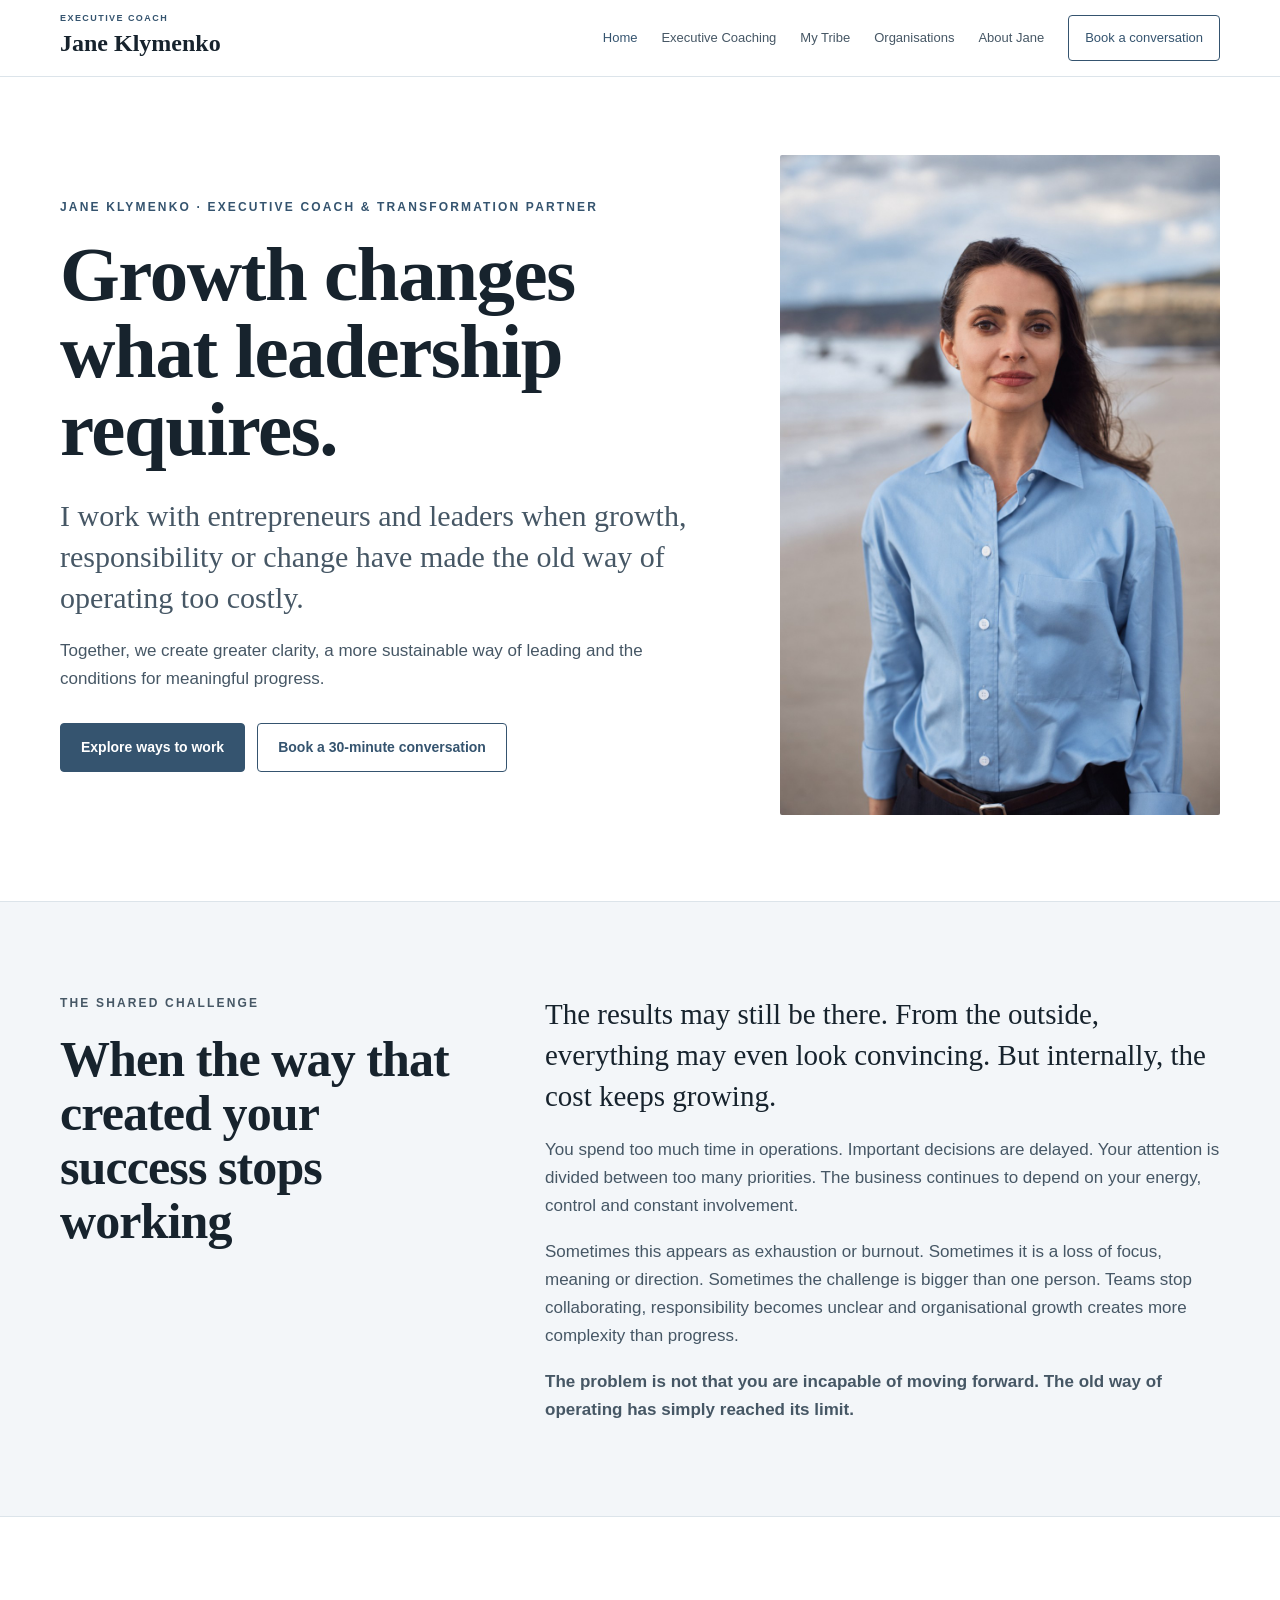
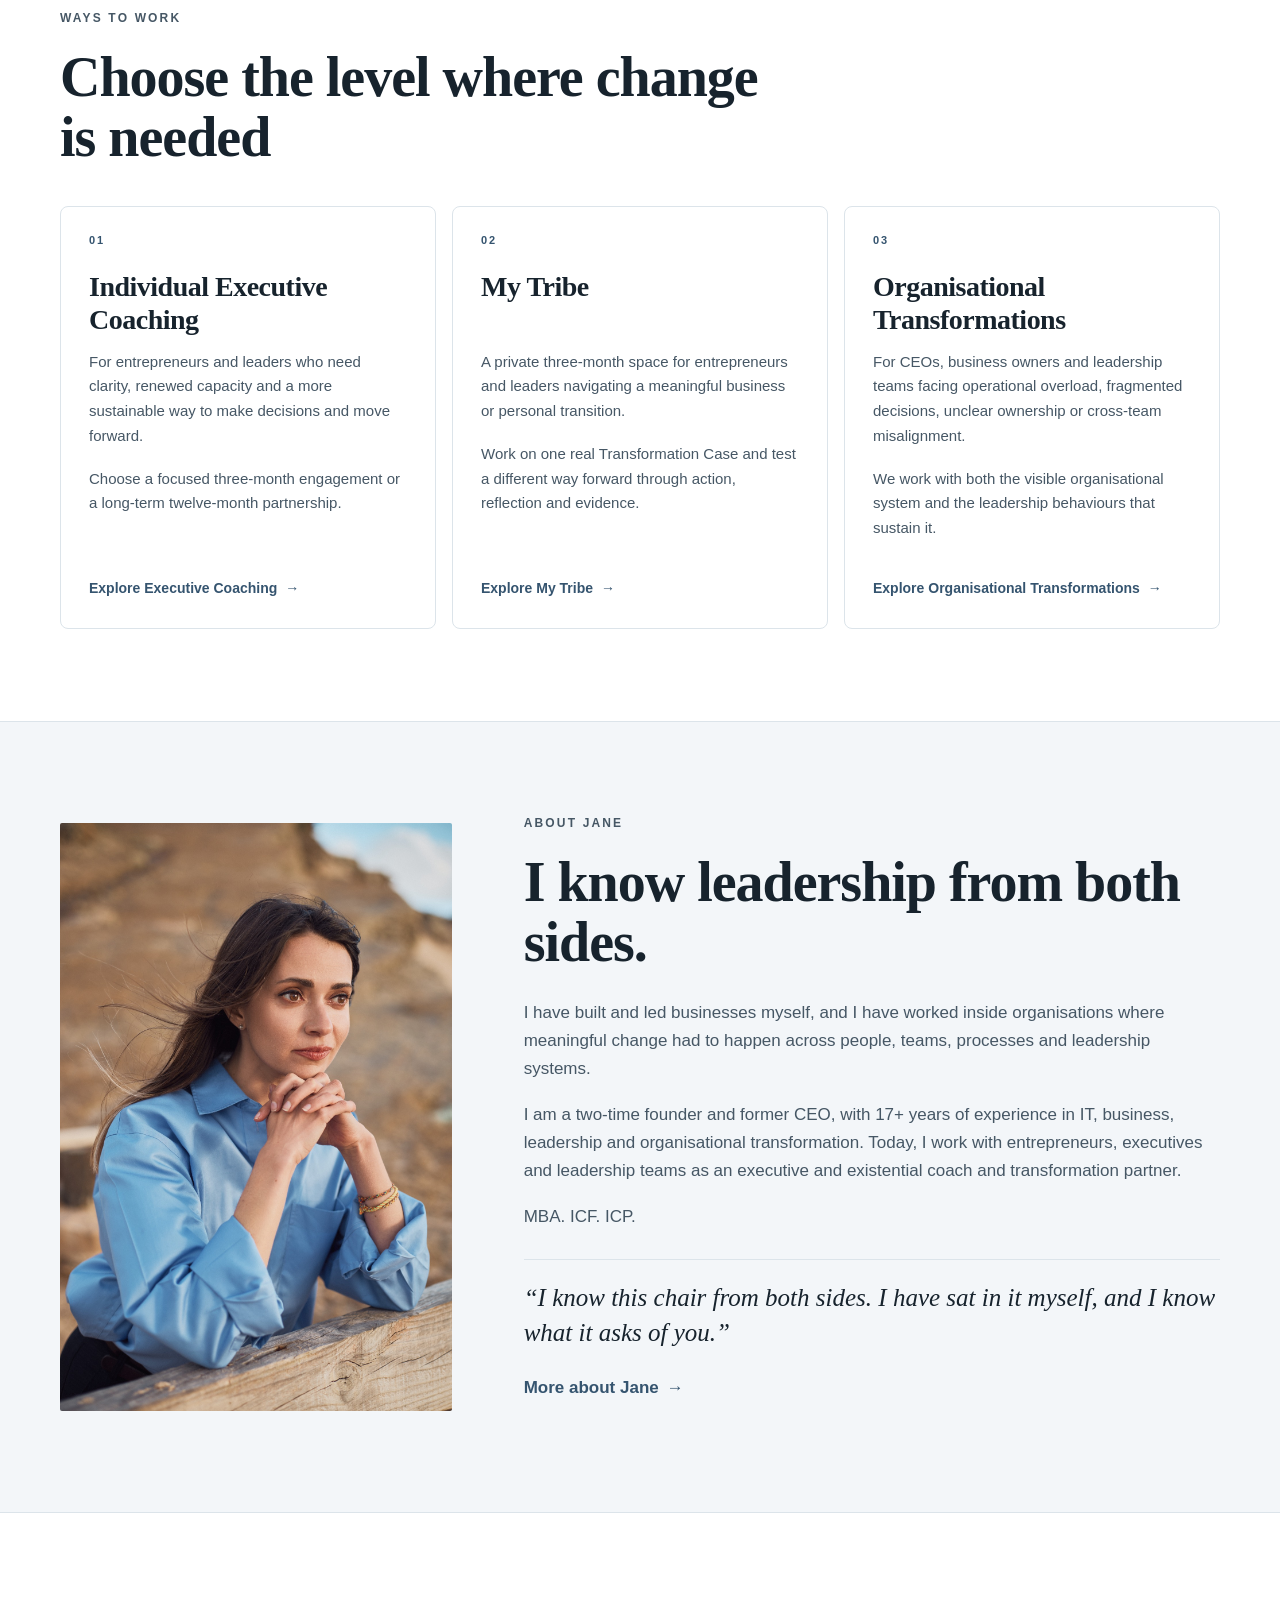
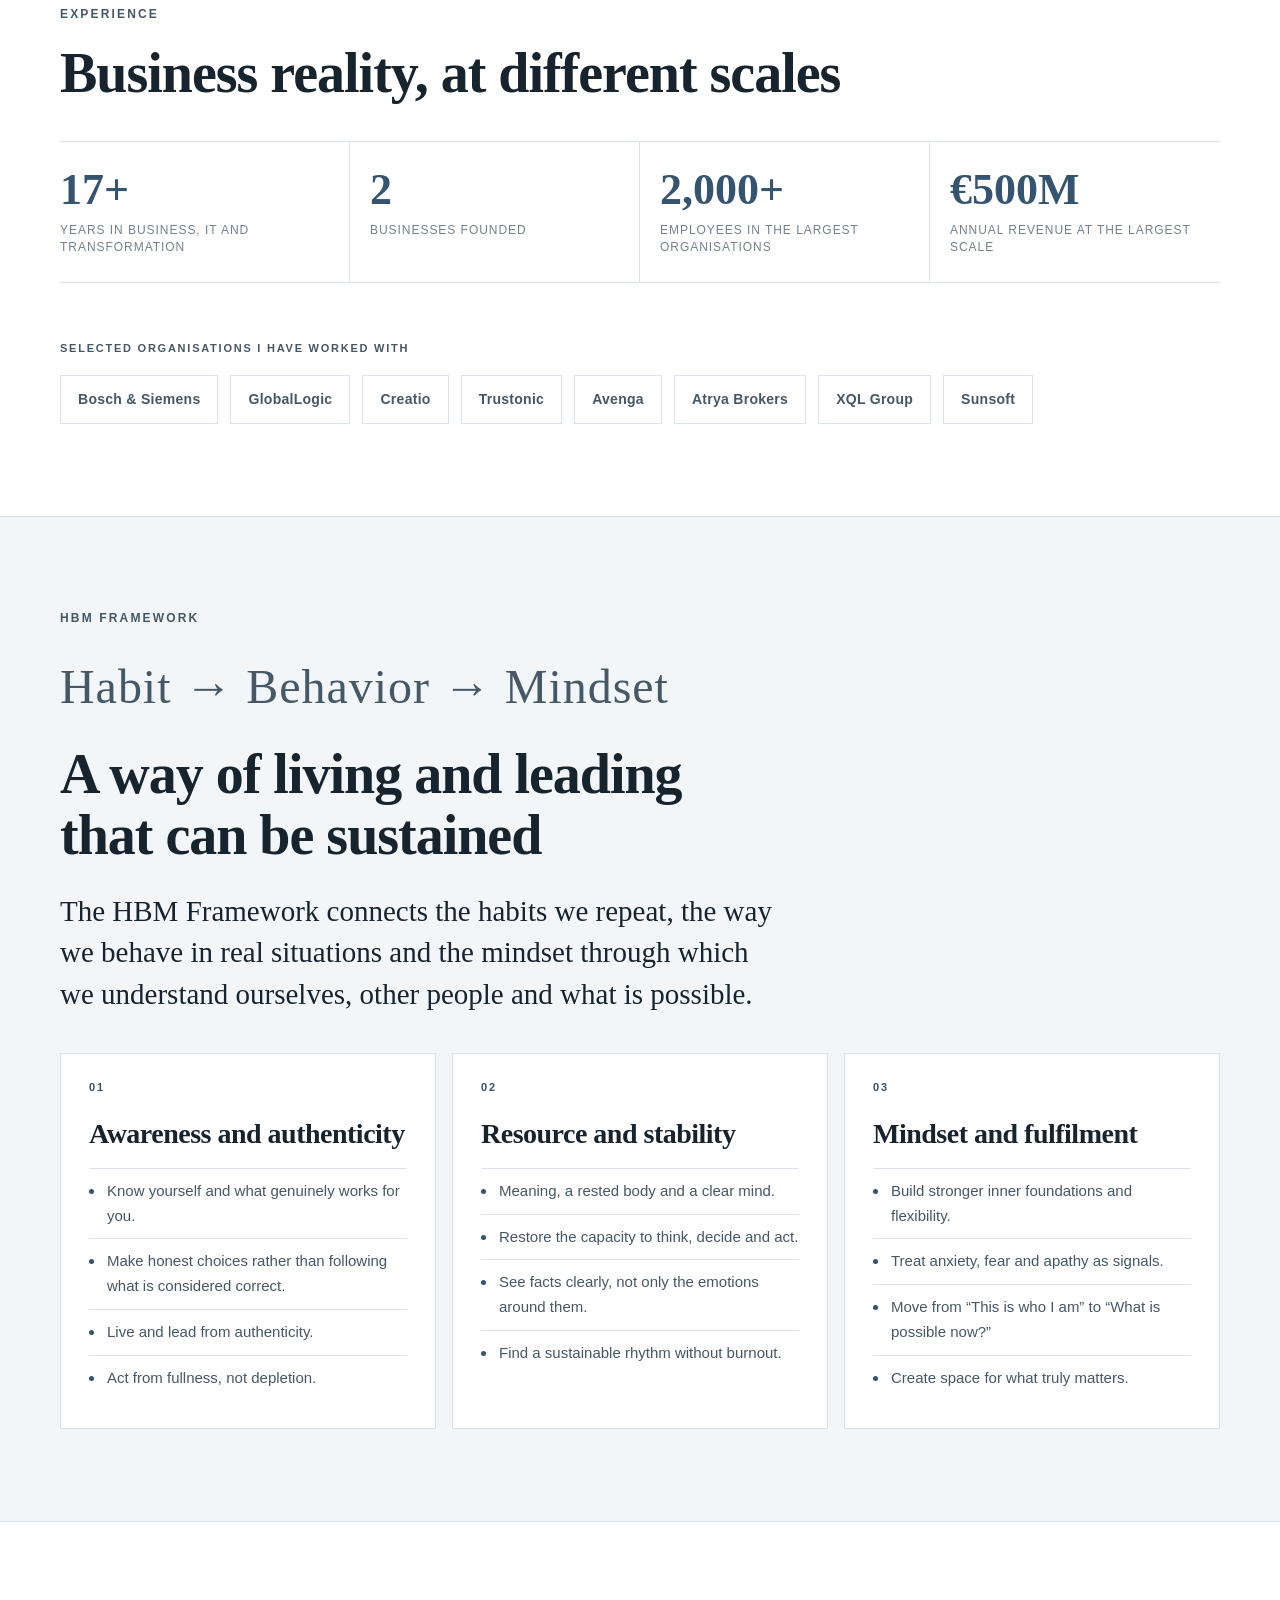
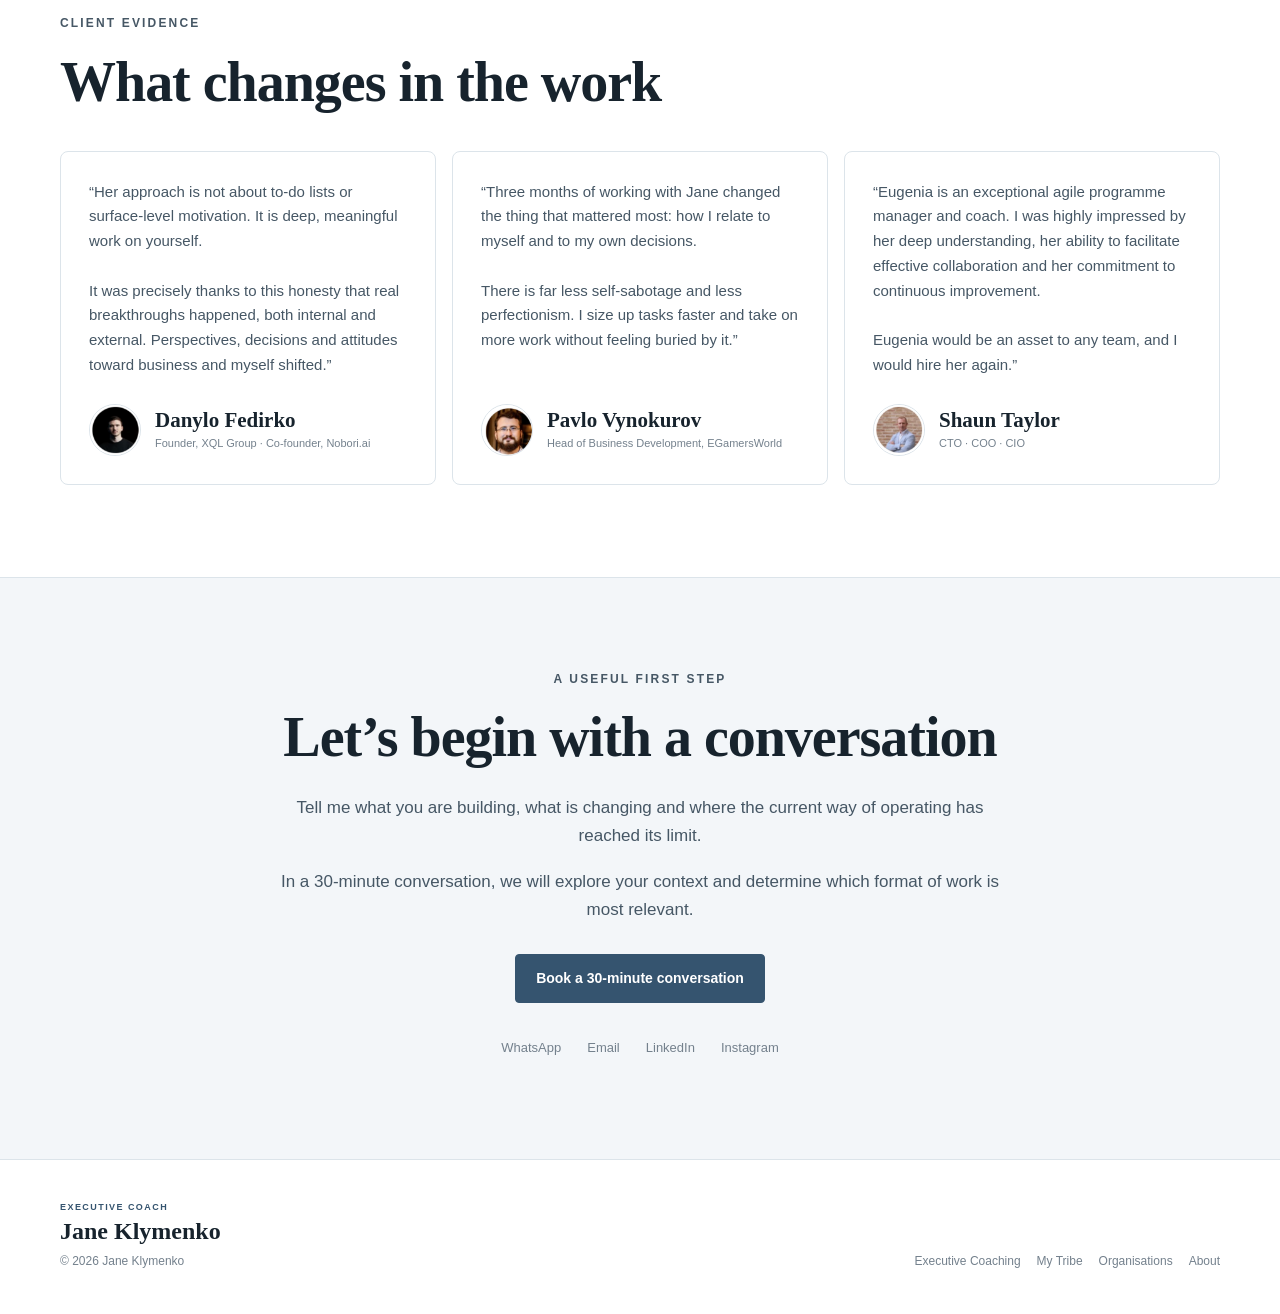
<file: Jane Klymenko _ Executive Coach & Transformation Partner.html>
<!DOCTYPE html>
<!-- saved from url=(0053)https://my-tribe-jane.klymenko-evgeniya.chatgpt.site/ -->
<html lang="en"><div id="in-page-channel-node-id" data-channel-name="in_page_channel_XoUA_X"></div><head><meta http-equiv="Content-Type" content="text/html; charset=UTF-8"><meta name="viewport" content="width=device-width,initial-scale=1"><title>Jane Klymenko | Executive Coach &amp; Transformation Partner</title><meta name="description" content="Executive coaching, My Tribe and organisational transformation for entrepreneurs and leaders ready to grow without constant over-effort."><meta name="theme-color" content="#35546f"><link rel="icon" type="image/svg+xml" href="data:image/svg+xml,%3Csvg xmlns=&#39;http://www.w3.org/2000/svg&#39; viewBox=&#39;0 0 64 64&#39;%3E%3Crect width=&#39;64&#39; height=&#39;64&#39; rx=&#39;12&#39; fill=&#39;%2335546f&#39;/%3E%3Cpath d=&#39;M18 18h8v20c0 5-3 8-8 8v-7c2 0 3-1 3-3V18zm18 0h8v20c0 5-3 8-8 8v-7c2 0 3-1 3-3V18z&#39; fill=&#39;white&#39;/%3E%3C/svg%3E"><link rel="preconnect" href="https://fonts.googleapis.com/"><link rel="preconnect" href="https://fonts.gstatic.com/" crossorigin=""><link href="./Jane Klymenko _ Executive Coach &amp; Transformation Partner_files/css2" rel="stylesheet"><link rel="stylesheet" href="./Jane Klymenko _ Executive Coach &amp; Transformation Partner_files/site.css"></head><body>
<header class="site-header"><nav class="nav shell" aria-label="Main navigation"><a class="brand" href="https://my-tribe-jane.klymenko-evgeniya.chatgpt.site/"><small>Executive coach</small>Jane Klymenko</a><button class="nav-toggle" type="button" aria-label="Open navigation" aria-expanded="false"></button><div class="nav-links"><a aria-current="page" href="https://my-tribe-jane.klymenko-evgeniya.chatgpt.site/">Home</a><a href="https://my-tribe-jane.klymenko-evgeniya.chatgpt.site/executive-coaching/">Executive Coaching</a><a href="https://my-tribe-jane.klymenko-evgeniya.chatgpt.site/my-tribe/">My Tribe</a><a href="https://my-tribe-jane.klymenko-evgeniya.chatgpt.site/organisational-transformations/">Organisations</a><a href="https://my-tribe-jane.klymenko-evgeniya.chatgpt.site/about/">About Jane</a><a class="nav-cta" href="https://cal.com/jane-klymenko/welcome-session" target="_blank" rel="noopener">Book a conversation</a></div></nav></header>
<main>
<section class="hero"><div class="shell hero-grid"><div class="hero-copy"><p class="eyebrow">Jane Klymenko · Executive Coach &amp; Transformation Partner</p><h1>Growth changes what leadership requires.</h1><p class="lede">I work with entrepreneurs and leaders when growth, responsibility or change have made the old way of operating too costly.</p><p>Together, we create greater clarity, a more sustainable way of leading and the conditions for meaningful progress.</p><div class="hero-actions"><a class="button" href="https://my-tribe-jane.klymenko-evgeniya.chatgpt.site/#ways">Explore ways to work</a><a class="button secondary" href="https://cal.com/jane-klymenko/welcome-session" target="_blank" rel="noopener">Book a 30-minute conversation</a></div></div><div class="hero-portrait"><img src="./Jane Klymenko _ Executive Coach &amp; Transformation Partner_files/jane-klymenko.jpg" alt="Jane Klymenko" width="1200" height="1800"></div></div></section>
<section class="section tint"><div class="shell split"><div class="section-title"><p class="eyebrow">The shared challenge</p><h2>When the way that created your success stops working</h2></div><div class="prose"><p class="intro">The results may still be there. From the outside, everything may even look convincing. But internally, the cost keeps growing.</p><p>You spend too much time in operations. Important decisions are delayed. Your attention is divided between too many priorities. The business continues to depend on your energy, control and constant involvement.</p><p>Sometimes this appears as exhaustion or burnout. Sometimes it is a loss of focus, meaning or direction. Sometimes the challenge is bigger than one person. Teams stop collaborating, responsibility becomes unclear and organisational growth creates more complexity than progress.</p><p><strong>The problem is not that you are incapable of moving forward. The old way of operating has simply reached its limit.</strong></p></div></div></section>
<section class="section" id="ways"><div class="shell"><div class="reading"><p class="eyebrow">Ways to work</p><h2>Choose the level where change is needed</h2></div><div class="cards-3"><article class="card service-card"><span class="card-number">01</span><h3>Individual Executive Coaching</h3><p>For entrepreneurs and leaders who need clarity, renewed capacity and a more sustainable way to make decisions and move forward.</p><p>Choose a focused three-month engagement or a long-term twelve-month partnership.</p><a class="text-link" href="https://my-tribe-jane.klymenko-evgeniya.chatgpt.site/executive-coaching/">Explore Executive Coaching</a></article><article class="card service-card"><span class="card-number">02</span><h3>My Tribe</h3><p>A private three-month space for entrepreneurs and leaders navigating a meaningful business or personal transition.</p><p>Work on one real Transformation Case and test a different way forward through action, reflection and evidence.</p><a class="text-link" href="https://my-tribe-jane.klymenko-evgeniya.chatgpt.site/my-tribe/">Explore My Tribe</a></article><article class="card service-card"><span class="card-number">03</span><h3>Organisational Transformations</h3><p>For CEOs, business owners and leadership teams facing operational overload, fragmented decisions, unclear ownership or cross-team misalignment.</p><p>We work with both the visible organisational system and the leadership behaviours that sustain it.</p><a class="text-link" href="https://my-tribe-jane.klymenko-evgeniya.chatgpt.site/organisational-transformations/">Explore Organisational Transformations</a></article></div></div></section>
<section class="section tint"><div class="shell about-grid"><img src="./Jane Klymenko _ Executive Coach &amp; Transformation Partner_files/jane-about.jpg" alt="Jane Klymenko, Executive Coach and Transformation Partner" width="1200" height="1800"><div><p class="eyebrow">About Jane</p><h2>I know leadership from both sides.</h2><p>I have built and led businesses myself, and I have worked inside organisations where meaningful change had to happen across people, teams, processes and leadership systems.</p><p>I am a two-time founder and former CEO, with 17+ years of experience in IT, business, leadership and organisational transformation. Today, I work with entrepreneurs, executives and leadership teams as an executive and existential coach and transformation partner.</p><p>MBA. ICF. ICP.</p><blockquote class="quote">“I know this chair from both sides. I have sat in it myself, and I know what it asks of you.”</blockquote><p style="margin-top:24px"><a class="text-link" href="https://my-tribe-jane.klymenko-evgeniya.chatgpt.site/about/">More about Jane</a></p></div></div></section>
<section class="section"><div class="shell"><p class="eyebrow">Experience</p><h2>Business reality, at different scales</h2><div class="stats"><div class="stat"><strong>17+</strong><span>Years in business, IT and transformation</span></div><div class="stat"><strong>2</strong><span>Businesses founded</span></div><div class="stat"><strong>2,000+</strong><span>Employees in the largest organisations</span></div><div class="stat"><strong>€500M</strong><span>Annual revenue at the largest scale</span></div></div><p class="logo-label">Selected organisations I have worked with</p><div class="logos" aria-label="Selected organisations"><span class="logo">Bosch &amp; Siemens</span><span class="logo">GlobalLogic</span><span class="logo">Creatio</span><span class="logo">Trustonic</span><span class="logo">Avenga</span><span class="logo">Atrya Brokers</span><span class="logo">XQL Group</span><span class="logo">Sunsoft</span></div></div></section>
<section class="section tint"><div class="shell"><div class="reading"><p class="eyebrow">HBM Framework</p><p class="hbm-line">Habit → Behavior → Mindset</p><h2>A way of living and leading that can be sustained</h2><p class="intro">The HBM Framework connects the habits we repeat, the way we behave in real situations and the mindset through which we understand ourselves, other people and what is possible.</p></div><div class="hbm-grid"><article class="hbm-card"><span class="card-number">01</span><h3>Awareness and authenticity</h3><ul><li>Know yourself and what genuinely works for you.</li><li>Make honest choices rather than following what is considered correct.</li><li>Live and lead from authenticity.</li><li>Act from fullness, not depletion.</li></ul></article><article class="hbm-card"><span class="card-number">02</span><h3>Resource and stability</h3><ul><li>Meaning, a rested body and a clear mind.</li><li>Restore the capacity to think, decide and act.</li><li>See facts clearly, not only the emotions around them.</li><li>Find a sustainable rhythm without burnout.</li></ul></article><article class="hbm-card"><span class="card-number">03</span><h3>Mindset and fulfilment</h3><ul><li>Build stronger inner foundations and flexibility.</li><li>Treat anxiety, fear and apathy as signals.</li><li>Move from “This is who I am” to “What is possible now?”</li><li>Create space for what truly matters.</li></ul></article></div></div></section>
<section class="section"><div class="shell"><div class="reading"><p class="eyebrow">Client evidence</p><h2>What changes in the work</h2></div><div class="testimonials-grid"><article class="testimonial"><blockquote>“Her approach is not about to-do lists or surface-level motivation. It is deep, meaningful work on yourself.<br><br>It was precisely thanks to this honesty that real breakthroughs happened, both internal and external. Perspectives, decisions and attitudes toward business and myself shifted.”</blockquote><div class="person"><img src="./Jane Klymenko _ Executive Coach &amp; Transformation Partner_files/danylo.png" alt="Danylo Fedirko"><div><strong>Danylo Fedirko</strong><span>Founder, XQL Group · Co-founder, Nobori.ai</span></div></div></article><article class="testimonial"><blockquote>“Three months of working with Jane changed the thing that mattered most: how I relate to myself and to my own decisions.<br><br>There is far less self-sabotage and less perfectionism. I size up tasks faster and take on more work without feeling buried by it.”</blockquote><div class="person"><img src="./Jane Klymenko _ Executive Coach &amp; Transformation Partner_files/pavlo.png" alt="Pavlo Vynokurov"><div><strong>Pavlo Vynokurov</strong><span>Head of Business Development, EGamersWorld</span></div></div></article><article class="testimonial"><blockquote>“Eugenia is an exceptional agile programme manager and coach. I was highly impressed by her deep understanding, her ability to facilitate effective collaboration and her commitment to continuous improvement.<br><br>Eugenia would be an asset to any team, and I would hire her again.”</blockquote><div class="person"><img src="./Jane Klymenko _ Executive Coach &amp; Transformation Partner_files/shaun.png" alt="Shaun Taylor"><div><strong>Shaun Taylor</strong><span>CTO · COO · CIO</span></div></div></article></div></div></section>
<section class="section tint cta-section"><div class="shell reading"><p class="eyebrow">A useful first step</p><h2>Let’s begin with a conversation</h2><p>Tell me what you are building, what is changing and where the current way of operating has reached its limit.</p><p>In a 30-minute conversation, we will explore your context and determine which format of work is most relevant.</p><div class="actions"><a class="button" href="https://cal.com/jane-klymenko/welcome-session" target="_blank" rel="noopener">Book a 30-minute conversation</a></div><div class="contacts"><a href="https://wa.me/380936750091">WhatsApp</a><a href="mailto:klymenko.evgeniya@gmail.com">Email</a><a href="https://www.linkedin.com/in/jane-klymenko/" target="_blank" rel="noopener">LinkedIn</a><a href="https://instagram.com/jane.klymenko.coach" target="_blank" rel="noopener">Instagram</a></div></div></section>
</main><footer class="site-footer"><div class="shell footer-grid"><div><a class="brand" href="https://my-tribe-jane.klymenko-evgeniya.chatgpt.site/"><small>Executive coach</small>Jane Klymenko</a><div class="copyright">© 2026 Jane Klymenko</div></div><nav class="footer-nav" aria-label="Footer navigation"><a href="https://my-tribe-jane.klymenko-evgeniya.chatgpt.site/executive-coaching/">Executive Coaching</a><a href="https://my-tribe-jane.klymenko-evgeniya.chatgpt.site/my-tribe/">My Tribe</a><a href="https://my-tribe-jane.klymenko-evgeniya.chatgpt.site/organisational-transformations/">Organisations</a><a href="https://my-tribe-jane.klymenko-evgeniya.chatgpt.site/about/">About</a></nav></div></footer><script src="./Jane Klymenko _ Executive Coach &amp; Transformation Partner_files/site.js"></script>
</body></html>
</file>
